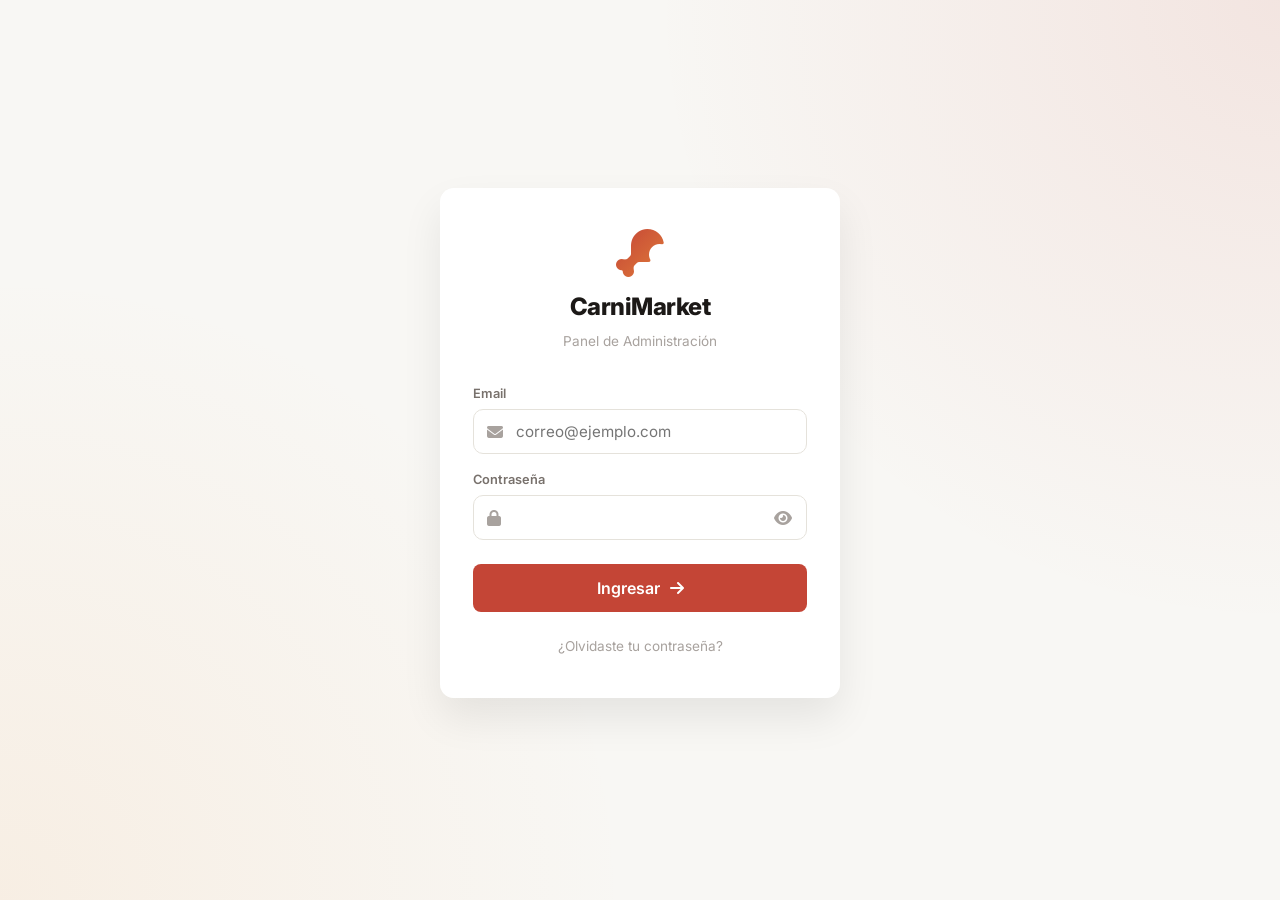
<file: templates/login.html>
<!DOCTYPE html>
<html lang="es">
<head>
  <meta charset="UTF-8">
  <meta name="viewport" content="width=device-width, initial-scale=1.0, maximum-scale=1.0, user-scalable=no">
  <meta name="theme-color" content="#f8f7f4">
  <title>CarniMarket — Login</title>
  <link rel="icon" href="data:image/svg+xml,<svg xmlns='http://www.w3.org/2000/svg' viewBox='0 0 100 100'><text y='.9em' font-size='90'>🥩</text></svg>">
  <link rel="stylesheet" href="https://cdnjs.cloudflare.com/ajax/libs/font-awesome/6.5.0/css/all.min.css">
  <link rel="stylesheet" href="/static/admin.css?v=11.4">
  <style>
    body {
      display: flex; align-items: center; justify-content: center;
      min-height: 100vh; background: var(--bg);
      background-image: radial-gradient(circle at top right, rgba(196,69,54,0.1) 0%, transparent 40%),
                        radial-gradient(circle at bottom left, rgba(240,160,80,0.1) 0%, transparent 40%);
      padding: 20px;
    }
    .login-wrapper { width: 100%; max-width: 400px; }
    .card {
      padding: 40px 32px;
      backdrop-filter: blur(10px); -webkit-backdrop-filter: blur(10px);
      background: rgba(255, 255, 255, 0.95);
      box-shadow: 0 20px 40px rgba(0,0,0,0.08);
      border: 1px solid rgba(255,255,255,0.5);
      transform: translateY(0); animation: floatUp 0.6s cubic-bezier(0.16, 1, 0.3, 1);
    }
    [data-theme="dark"] .card { background: rgba(26, 26, 26, 0.95); border-color: rgba(255,255,255,0.05); }
    @keyframes floatUp { from { opacity: 0; transform: translateY(20px); } to { opacity: 1; transform: translateY(0); } }
    
    .logo { text-align: center; margin-bottom: 32px; }
    .logo-icon {
      font-size: 3rem; background: var(--primary-gradient);
      -webkit-background-clip: text; -webkit-text-fill-color: transparent;
      margin-bottom: 12px; display: inline-block;
    }
    .logo h1 { font-size: 1.5rem; color: var(--text); font-weight: 800; letter-spacing: -0.5px; }
    .logo p { font-size: 0.85rem; color: var(--text-muted); margin-top: 6px; }
    
    .input-wrapper { position: relative; }
    .input-wrapper > i {
      position: absolute; left: 14px; top: 50%; transform: translateY(-50%);
      color: var(--text-muted); font-size: 1rem; transition: var(--transition);
      pointer-events: none;
    }
    .form-group input { padding-left: 42px; }
    .form-group input:focus + i, .form-group input:focus ~ i { color: var(--primary); }
    
    .password-toggle {
      position: absolute; right: 10px; top: 50%; transform: translateY(-50%);
      background: none; border: none; color: var(--text-muted);
      cursor: pointer; padding: 5px; font-size: 1rem;
      display: flex; align-items: center; justify-content: center;
      width: auto; height: auto; margin-top: 0;
    }
    .password-toggle:hover { color: var(--text); }
    
    button { width: 100%; height: 48px; margin-top: 8px; font-size: 1rem; }
    
    .forgot-link {
      text-align: center; margin-top: 24px; font-size: 0.85rem;
    }
    .forgot-link a { color: var(--text-muted); text-decoration: none; transition: var(--transition); }
    .forgot-link a:hover { color: var(--primary); }
    
    #recuperar {
      margin-top: 24px; padding-top: 24px; border-top: 1px solid var(--border);
      display: none; animation: fadeIn 0.3s ease;
    }
  </style>
</head>
<body>
  
  <div class="toast-container" id="toast-container"></div>

  <div class="login-wrapper">
    <div class="card">
      <div class="logo">
        <i class="fas fa-drumstick-bite logo-icon"></i>
        <h1>CarniMarket</h1>
        <p>Panel de Administración</p>
      </div>
      
      <div class="form-group">
        <label>Email</label>
        <div class="input-wrapper">
          <input type="email" id="email" placeholder="correo@ejemplo.com" autocomplete="email">
          <i class="fas fa-envelope"></i>
        </div>
      </div>
      
      <div class="form-group">
        <label>Contraseña</label>
        <div class="input-wrapper">
          <input type="password" id="password" autocomplete="current-password">
          <i class="fas fa-lock"></i>
          <button type="button" class="password-toggle" onclick="togglePassword('password', this)">
            <i class="fas fa-eye"></i>
          </button>
        </div>
      </div>
      
      <button onclick="login()" id="btn-login">Ingresar <i class="fas fa-arrow-right" style="margin-left:4px"></i></button>
      
      <div class="forgot-link">
        <a href="#" onclick="showRecuperar(); return false;">¿Olvidaste tu contraseña?</a>
      </div>
      
      <div id="recuperar">
        <h3 style="font-size:1rem; margin-bottom:12px;"><i class="fas fa-key"></i> Recuperar acceso</h3>
        <div class="form-group">
          <div class="input-wrapper">
            <input type="email" id="email-recuperar" placeholder="Tu email registrado">
            <i class="fas fa-at"></i>
          </div>
        </div>
        <button onclick="recuperarContrasena()" class="btn-secondary" id="btn-recover" style="width:100%">Enviar enlace</button>
      </div>
    </div>
  </div>

<script>
    // Theme init from admin.css logic
    (function() {
        if (localStorage.getItem('cm-theme') === 'dark') {
            document.documentElement.setAttribute('data-theme', 'dark');
        }
    })();

    function showToast(message, type = 'info') {
        const container = document.getElementById('toast-container');
        if (!container) return;
        const icons = { success:'fa-check-circle', error:'fa-times-circle', warning:'fa-exclamation-triangle', info:'fa-info-circle' };
        const toast = document.createElement('div');
        toast.className = 'toast ' + type;
        toast.innerHTML = `<i class="fas ${icons[type]}"></i><span>${message}</span><div class="toast-progress"></div>`;
        container.appendChild(toast);
        setTimeout(() => { toast.style.animation = 'toastOut .3s ease forwards'; setTimeout(() => toast.remove(), 300); }, 3500);
    }

    function togglePassword(inputId, btn) {
        const input = document.getElementById(inputId);
        const icon = btn.querySelector('i');
        if (input.type === 'password') {
            input.type = 'text';
            icon.className = 'fas fa-eye-slash';
        } else {
            input.type = 'password';
            icon.className = 'fas fa-eye';
        }
    }

    async function login() {
      const email = document.getElementById("email").value;
      const password = document.getElementById("password").value;
      const btn = document.getElementById("btn-login");
      
      if (!email || !password) {
          showToast("Ingresa email y contraseña", "warning");
          return;
      }

      btn.innerHTML = '<i class="fas fa-spinner fa-spin"></i> Conectando...';
      btn.disabled = true;

      try {
          const res = await fetch("/auth/login", {
            method: "POST",
            headers: {"Content-Type": "application/json"},
            body: JSON.stringify({email, password})
          });

          const data = await res.json();

          if (data.token) {
            window.location.href = "/carniceria";
          } else {
            showToast("Email o contraseña incorrectos", "error");
          }
      } catch(e) {
          showToast("Error de conexión al servidor", "error");
      } finally {
          btn.innerHTML = 'Ingresar <i class="fas fa-arrow-right" style="margin-left:4px"></i>';
          btn.disabled = false;
      }
    }

    document.addEventListener("keydown", e => {
      if (e.key === "Enter") {
          if (document.getElementById("recuperar").style.display === "block" && document.activeElement.id === "email-recuperar") {
              recuperarContrasena();
          } else {
              login();
          }
      }
    });

    function showRecuperar() {
        document.getElementById("recuperar").style.display = "block";
        document.getElementById("email-recuperar").focus();
    }

    async function recuperarContrasena() {
        const email = document.getElementById("email-recuperar").value;
        const btn = document.getElementById("btn-recover");
        
        if (!email) { showToast("Ingresa tu email", "warning"); return; }
        
        btn.innerHTML = '<i class="fas fa-spinner fa-spin"></i> Enviando...';
        btn.disabled = true;
        
        try {
            await fetch("/auth/recuperar", {
                method: "POST",
                headers: {"Content-Type": "application/json"},
                body: JSON.stringify({email})
            });
            
            showToast("Si el correo existe, recibirás instrucciones", "success");
            setTimeout(() => { document.getElementById("recuperar").style.display = "none"; }, 3000);
        } catch(e) {
            showToast("Error de conexión", "error");
        } finally {
            btn.innerHTML = 'Enviar enlace';
            btn.disabled = false;
        }
    }
</script>
</body>
</html>
</file>
<file: static/admin.css>
/* ===== GOOGLE FONTS ===== */
@import url('https://fonts.googleapis.com/css2?family=Inter:wght@400;500;600;700;800;900&display=swap');

/* ===== DESIGN TOKENS ===== */
:root {
    /* Brand palette — warm terracotta/amber */
    --primary: #c44536;
    --primary-light: #e85d4a;
    --primary-dark: #992d22;
    --primary-gradient: linear-gradient(135deg, #c44536 0%, #e07b3a 100%);

    --accent: #f0a050;
    --accent-light: #ffd9a0;

    /* Semantic */
    --success: #22c55e;
    --success-bg: #dcfce7;
    --warning: #f59e0b;
    --warning-bg: #fef3c7;
    --danger: #ef4444;
    --danger-bg: #fee2e2;
    --info: #06b6d4;
    --info-bg: #cffafe;

    /* Neutrals */
    --bg: #f8f7f4;
    --bg-card: #ffffff;
    --bg-elevated: #ffffff;
    --surface: #f1f0ec;
    --border: #e5e2db;
    --border-light: #f0ede6;

    --text: #1c1917;
    --text-secondary: #78716c;
    --text-muted: #a8a29e;

    /* Shadows */
    --shadow-sm: 0 1px 2px rgba(28,25,23,0.05);
    --shadow: 0 2px 8px rgba(28,25,23,0.08);
    --shadow-md: 0 4px 16px rgba(28,25,23,0.1);
    --shadow-lg: 0 8px 32px rgba(28,25,23,0.12);
    --shadow-glow: 0 0 20px rgba(196,69,54,0.15);

    /* Layout */
    --radius: 14px;
    --radius-sm: 8px;
    --radius-lg: 20px;
    --header-h: 56px;
    --bottombar-h: 64px;
    --transition: 0.25s cubic-bezier(0.4,0,0.2,1);
}

/* Dark mode */
[data-theme="dark"] {
    --bg: #0f0f0f;
    --bg-card: #1a1a1a;
    --bg-elevated: #222222;
    --surface: #262626;
    --border: #333333;
    --border-light: #2a2a2a;
    --text: #f5f5f4;
    --text-secondary: #a8a29e;
    --text-muted: #78716c;
    --shadow-sm: 0 1px 2px rgba(0,0,0,0.2);
    --shadow: 0 2px 8px rgba(0,0,0,0.25);
    --shadow-md: 0 4px 16px rgba(0,0,0,0.3);
    --shadow-lg: 0 8px 32px rgba(0,0,0,0.4);
}

/* ===== RESET ===== */
*, *::before, *::after { margin:0; padding:0; box-sizing:border-box; -webkit-tap-highlight-color:transparent; }
html { font-size:16px; scroll-behavior:smooth; }
body {
    font-family:'Inter',system-ui,-apple-system,sans-serif;
    background:var(--bg);
    color:var(--text);
    line-height:1.5;
    min-height:100vh;
    -webkit-font-smoothing:antialiased;
    padding-bottom:0;
}

/* ===== HEADER ===== */
header {
    background:var(--bg-card);
    border-bottom:1px solid var(--border);
    position:sticky; top:0; z-index:100;
    box-shadow:var(--shadow-sm);
}
[data-theme="dark"] header { background:#141414; }

header .logo { padding:12px 16px; display:flex; align-items:center; justify-content:space-between; gap:10px; }
header h1 {
    font-size:1.15rem; font-weight:800;
    display:flex; align-items:center; gap:8px;
    background:var(--primary-gradient); -webkit-background-clip:text; -webkit-text-fill-color:transparent;
    background-clip:text; white-space:nowrap; min-width:0; flex-shrink:1;
}
.header-right { display:flex; align-items:center; gap:8px; flex-shrink:0; }
.user-badge {
    display:flex; align-items:center; gap:8px;
    background:var(--surface); border-radius:99px; padding:6px 14px 6px 10px;
    font-size:.75rem; font-weight:600; color:var(--text-secondary);
}
.user-badge i { color:var(--primary); font-size:.85rem; }
.btn-icon {
    width:36px; height:36px; border-radius:10px;
    display:flex; align-items:center; justify-content:center;
    background:var(--surface); border:none; color:var(--text-secondary);
    cursor:pointer; font-size:.9rem; transition:var(--transition);
}
.btn-icon:hover { background:var(--border); color:var(--text); }

/* ===== DESKTOP TOP NAV ===== */
.nav-top {
    display:none; overflow-x:auto; gap:2px; padding:0 16px;
    scrollbar-width:none; -webkit-overflow-scrolling:touch;
}
.nav-top::-webkit-scrollbar { display:none; }

.nav-top button {
    flex:0 0 auto; background:transparent; border:none;
    color:var(--text-muted); padding:10px 14px; cursor:pointer;
    font-size:.78rem; font-weight:600; white-space:nowrap;
    transition:var(--transition); border-radius:var(--radius-sm) var(--radius-sm) 0 0;
    display:flex; align-items:center; gap:7px;
    border-bottom:2.5px solid transparent; font-family:inherit;
}
.nav-top button:hover { color:var(--text); background:var(--surface); }
.nav-top button.active { color:var(--primary); border-bottom-color:var(--primary); background:rgba(196,69,54,.06); }
.nav-top .nav-icon { font-size:.95rem; }
.nav-top .nav-text { font-size:.75rem; }

/* ===== BOTTOM TAB BAR (MOBILE) ===== */
.bottom-bar {
    position:fixed; bottom:0; left:0; right:0;
    background:var(--bg-card); border-top:1px solid var(--border);
    display:flex; justify-content:space-around; align-items:stretch;
    z-index:200; padding:4px 0 env(safe-area-inset-bottom,4px);
    box-shadow:0 -2px 10px rgba(0,0,0,.06);
}
[data-theme="dark"] .bottom-bar { background:#141414; }

.bottom-bar button {
    flex:1; display:flex; flex-direction:column; align-items:center; justify-content:center;
    gap:2px; padding:6px 4px; background:none; border:none;
    color:var(--text-muted); cursor:pointer; font-family:inherit;
    transition:var(--transition); position:relative; min-height:50px;
}
.bottom-bar button .nav-icon { font-size:1.15rem; transition:var(--transition); }
.bottom-bar button .nav-text { font-size:.6rem; font-weight:600; }
.bottom-bar button.active { color:var(--primary); }
.bottom-bar button.active .nav-icon { transform:scale(1.1); }

/* More menu */
.more-menu {
    position:fixed; bottom:calc(var(--bottombar-h) + 8px); right:12px;
    background:var(--bg-card); border:1px solid var(--border);
    border-radius:var(--radius); box-shadow:var(--shadow-lg);
    padding:6px; z-index:300; min-width:180px;
    display:none; animation:fadeScale .2s ease;
}
.more-menu.open { display:block; }
.more-menu button {
    width:100%; display:flex; align-items:center; gap:10px;
    padding:12px 14px; background:none; border:none;
    color:var(--text); font-size:.85rem; font-weight:500;
    border-radius:var(--radius-sm); cursor:pointer; font-family:inherit;
    transition:var(--transition);
}
.more-menu button:hover { background:var(--surface); }
.more-menu button .nav-icon { font-size:1rem; width:20px; text-align:center; }

@keyframes fadeScale {
    from { opacity:0; transform:translateY(8px) scale(.95); }
    to { opacity:1; transform:translateY(0) scale(1); }
}

/* ===== CONTAINER ===== */
.container { padding:16px; max-width:1200px; margin:0 auto; }

/* ===== CARDS ===== */
.card {
    background:var(--bg-card); border-radius:var(--radius);
    box-shadow:var(--shadow); padding:16px; margin-bottom:14px;
    border:1px solid var(--border-light); transition:var(--transition);
}
.card:hover { box-shadow:var(--shadow-md); }

.card-header {
    display:flex; flex-wrap:wrap; justify-content:space-between;
    align-items:center; gap:10px; margin-bottom:14px;
    padding-bottom:10px; border-bottom:1px solid var(--border-light);
}
.card-header h2 {
    font-size:.95rem; font-weight:700; color:var(--text);
    display:flex; align-items:center; gap:8px;
}

/* ===== STAT CARDS ===== */
.stat-grid {
    display:grid; grid-template-columns:repeat(5,1fr);
    gap:10px; margin-bottom:16px;
}
.stat {
    background:var(--bg-card); padding:14px 12px;
    border-radius:var(--radius); box-shadow:var(--shadow);
    border:1px solid var(--border-light); text-align:center;
    position:relative; overflow:hidden; transition:var(--transition);
}
.stat:hover { transform:translateY(-2px); box-shadow:var(--shadow-md); }
.stat::before {
    content:''; position:absolute; top:0; left:0; right:0; height:3px;
    background:var(--primary-gradient); border-radius:var(--radius) var(--radius) 0 0;
}
.stat.green::before { background:linear-gradient(90deg,#22c55e,#4ade80); }
.stat.amber::before { background:linear-gradient(90deg,#f59e0b,#fbbf24); }
.stat.red::before { background:linear-gradient(90deg,#ef4444,#f87171); }
.stat.cyan::before { background:linear-gradient(90deg,#06b6d4,#22d3ee); }

.stat .stat-icon {
    font-size:1.4rem; margin-bottom:4px; display:block;
    opacity:.25; position:absolute; top:10px; right:10px;
}
.stat .valor { font-size:1.1rem; font-weight:800; display:block; color:var(--text); }
.stat .label {
    color:var(--text-muted); font-size:.6rem; font-weight:700;
    text-transform:uppercase; letter-spacing:.5px; margin-top:2px;
}

/* ===== TABLES — DESKTOP ===== */
.table-responsive { overflow-x:auto; -webkit-overflow-scrolling:touch; position:relative; }
table { width:100%; border-collapse:collapse; font-size:.82rem; }
th {
    text-align:left; background:var(--surface); padding:10px 12px;
    font-size:.68rem; font-weight:700; text-transform:uppercase;
    color:var(--text-muted); white-space:nowrap; letter-spacing:.3px;
}
td {
    padding:12px; border-bottom:1px solid var(--border-light); white-space:nowrap;
    transition:background var(--transition);
}
tr:hover td { background:rgba(196,69,54,.02); }
tr:last-child td { border-bottom:none; }

/* ===== BUTTONS ===== */
button, .btn-primary {
    background:var(--primary); color:#fff; border:none;
    border-radius:var(--radius-sm); padding:10px 18px;
    font-size:.85rem; font-weight:600; cursor:pointer;
    transition:var(--transition); display:inline-flex;
    align-items:center; justify-content:center; gap:6px;
    min-height:44px; font-family:inherit; position:relative; overflow:hidden;
}
.btn-primary:hover { background:var(--primary-dark); transform:translateY(-1px); box-shadow:var(--shadow-glow); }
.btn-primary:active { transform:translateY(0); }
.btn-primary:disabled { opacity:.5; cursor:not-allowed; transform:none; }

.btn-secondary { background:var(--surface); color:var(--text); border:1px solid var(--border); }
.btn-secondary:hover { background:var(--border); transform:translateY(-1px); }

.btn-green { background:var(--success); color:#fff; border-radius:var(--radius-sm); padding:8px 12px; font-size:.75rem; font-weight:700; text-decoration:none; display:inline-flex; align-items:center; gap:4px; }

.btn-wa {
    background:#25D366; color:#fff; border-radius:var(--radius-sm);
    padding:8px 12px; font-size:.72rem; font-weight:700;
    text-decoration:none; display:inline-flex; align-items:center; gap:5px;
}
.btn-cal {
    background:var(--info); color:#fff; border-radius:var(--radius-sm);
    padding:8px 12px; font-size:.75rem; font-weight:600;
    text-decoration:none; display:inline-flex; align-items:center; gap:5px;
}

/* Table action buttons */
td .btn-primary { padding:8px 12px; font-size:.78rem; margin:2px; border-radius:6px; }
td select {
    padding:8px; font-size:.8rem; border-radius:6px;
    border:1px solid var(--border); background:var(--bg-card); color:var(--text);
    min-width:110px; font-family:inherit;
}
td select option { background:var(--bg-card); color:var(--text); }

/* ===== BADGES ===== */
.badge {
    padding:4px 10px; border-radius:99px; font-size:.65rem;
    font-weight:700; text-transform:uppercase; display:inline-block;
    letter-spacing:.3px;
}
.badge.pagado { background:var(--success-bg); color:#166534; }
.badge.debe { background:var(--danger-bg); color:#991b1b; }
.badge.encargado { background:var(--warning-bg); color:#92400e; }
.badge.admin { background:var(--primary-gradient); color:#fff; }
.badge.dueno { background:linear-gradient(135deg,#7c3aed,#a855f7); color:#fff; }
.badge.empleado { background:linear-gradient(135deg,#2563eb,#3b82f6); color:#fff; }

.tag-rojo {
    background:var(--danger); color:#fff; padding:3px 8px;
    border-radius:6px; font-weight:700; font-size:.7rem;
}

/* ===== MODALS ===== */
.modal-overlay {
    position:fixed; inset:0; background:rgba(0,0,0,.45);
    backdrop-filter:blur(8px); -webkit-backdrop-filter:blur(8px);
    display:none; justify-content:center; align-items:center; z-index:1000;
}
.modal-overlay.open { display:flex; }

.modal {
    background:var(--bg-card); width:90%; max-width:460px;
    max-height:90vh; border-radius:var(--radius-lg);
    padding:28px 24px; overflow-y:auto;
    animation:modalIn .3s ease; box-shadow:var(--shadow-lg);
    border:1px solid var(--border-light);
}
@keyframes modalIn {
    from { opacity:0; transform:scale(.92) translateY(20px); }
    to { opacity:1; transform:scale(1) translateY(0); }
}

.modal h3 {
    font-size:1.1rem; font-weight:700; margin-bottom:18px;
    color:var(--text); display:flex; align-items:center; gap:8px;
}
.modal-footer { display:flex; gap:12px; margin-top:22px; }
.modal-footer button { flex:1; }

.form-group { margin-bottom:16px; }
.form-group label {
    display:block; font-size:.8rem; font-weight:600;
    margin-bottom:6px; color:var(--text-secondary);
}
.form-group input, .form-group select {
    width:100%; padding:12px 14px; border:1.5px solid var(--border);
    border-radius:10px; font-size:.95rem; background:var(--bg-card);
    font-family:inherit; transition:var(--transition); color:var(--text);
}
.form-group input:focus, .form-group select:focus {
    outline:none; border-color:var(--primary);
    box-shadow:0 0 0 3px rgba(196,69,54,.12);
}
.form-group input[readonly] { background:var(--surface); color:var(--text-muted); }

/* ===== FILTERS ===== */
.filtros-fechas { display:flex; flex-wrap:wrap; gap:12px; margin-bottom:16px; }
.filtro-grupo { flex:1; min-width:130px; }
.filtro-grupo label {
    font-size:.7rem; font-weight:700; text-transform:uppercase;
    color:var(--text-muted); margin-bottom:4px; display:block; letter-spacing:.3px;
}
.filtro-grupo input, .filtro-grupo select {
    width:100%; padding:10px 12px; border:1.5px solid var(--border);
    border-radius:var(--radius-sm); font-size:.85rem; background:var(--bg-card);
    font-family:inherit; color:var(--text);
}

/* ===== ALERTS ===== */
.alerta-item {
    padding:12px; border-bottom:1px solid var(--border-light);
    display:flex; justify-content:space-between; align-items:center;
    transition:background var(--transition);
}
.alerta-item:hover { background:var(--surface); }

/* ===== TOAST SYSTEM ===== */
.toast-container {
    position:fixed; top:16px; right:16px; z-index:9999;
    display:flex; flex-direction:column; gap:8px; pointer-events:none;
}
.toast {
    pointer-events:auto; padding:14px 18px; border-radius:var(--radius);
    font-size:.85rem; font-weight:500; color:#fff; display:flex; align-items:center; gap:10px;
    box-shadow:var(--shadow-lg); animation:toastIn .35s ease;
    max-width:380px; font-family:inherit; min-width:260px;
    position:relative; overflow:hidden;
}
.toast.success { background:#16a34a; }
.toast.error { background:#dc2626; }
.toast.warning { background:#d97706; }
.toast.info { background:#0891b2; }
.toast .toast-progress {
    position:absolute; bottom:0; left:0; height:3px;
    background:rgba(255,255,255,.35); border-radius:0 0 var(--radius) var(--radius);
    animation:toastProgress 3.5s linear forwards;
}
.toast i { font-size:1rem; }
@keyframes toastIn { from { opacity:0; transform:translateX(40px); } to { opacity:1; transform:translateX(0); } }
@keyframes toastOut { from { opacity:1; transform:translateX(0); } to { opacity:0; transform:translateX(40px); } }
@keyframes toastProgress { from { width:100%; } to { width:0; } }

/* ===== CONFIRM DIALOG ===== */
.confirm-overlay {
    position:fixed; inset:0; background:rgba(0,0,0,.5);
    backdrop-filter:blur(6px); display:flex; align-items:center;
    justify-content:center; z-index:2000; animation:fadeIn .2s ease;
}
.confirm-box {
    background:var(--bg-card); border-radius:var(--radius-lg);
    padding:28px; max-width:360px; width:90%; text-align:center;
    box-shadow:var(--shadow-lg); animation:modalIn .25s ease;
}
.confirm-box .confirm-icon { font-size:2.5rem; margin-bottom:12px; }
.confirm-box h4 { font-size:1rem; font-weight:700; margin-bottom:8px; }
.confirm-box p { font-size:.85rem; color:var(--text-secondary); margin-bottom:20px; }
.confirm-box .confirm-actions { display:flex; gap:10px; }
.confirm-box .confirm-actions button { flex:1; }

/* ===== SKELETON LOADING ===== */
.skeleton {
    background:linear-gradient(90deg,var(--surface) 25%,var(--border-light) 50%,var(--surface) 75%);
    background-size:200% 100%; animation:shimmer 1.5s infinite; border-radius:var(--radius-sm);
}
@keyframes shimmer { 0%{background-position:200% 0} 100%{background-position:-200% 0} }
.skeleton-row { height:52px; margin-bottom:8px; border-radius:var(--radius-sm); }
.skeleton-stat { height:80px; border-radius:var(--radius); }

/* ===== EMPTY STATE ===== */
.empty-state {
    text-align:center; padding:40px 20px; color:var(--text-muted);
}
.empty-state i { font-size:2.5rem; margin-bottom:12px; display:block; opacity:.4; }
.empty-state p { font-size:.9rem; font-weight:500; }

/* ===== DOS COLUMNAS ===== */
.dos-col { display:grid; grid-template-columns:1fr 1fr; gap:14px; }

/* ===== TABS ===== */
.tab { display:none; animation:fadeIn .3s ease; }
.tab.active { display:block; }
@keyframes fadeIn { from{opacity:0} to{opacity:1} }

/* ===== SCROLLBAR ===== */
::-webkit-scrollbar { width:5px; height:5px; }
::-webkit-scrollbar-track { background:var(--surface); }
::-webkit-scrollbar-thumb { background:var(--text-muted); border-radius:3px; }
::-webkit-scrollbar-thumb:hover { background:var(--text-secondary); }

/* ===== ACCIONES (flex container for card-header buttons) ===== */
.acciones { display:flex; align-items:center; gap:8px; }

/* =========================================
   RESPONSIVE
   ========================================= */

/* Mobile: show bottom bar, hide top nav */
@media (max-width:768px) {
    body { padding-bottom:calc(var(--bottombar-h) + 8px); }
    .nav-top { display:none !important; }
    .bottom-bar { display:flex; }

    .stat-grid { grid-template-columns:repeat(2,1fr); gap:12px; margin-bottom: 20px; }
    /* Si hay un número impar de stats (ej: 5), el último ocupa todo el ancho */
    .stat-grid > :last-child:nth-child(odd) { grid-column: 1 / -1; }
    
    .dos-col { grid-template-columns:1fr; gap: 16px; }
    .card { padding:18px 16px; border-radius:16px; }
    .card-header h2 { font-size:1rem; }
    
    .filtros-fechas { margin-bottom: 20px; margin-top: 8px; }

    .modal { width:100%; max-width:100%; border-radius:var(--radius-lg) var(--radius-lg) 0 0; animation:slideUp .3s ease; }
    @keyframes slideUp { from{transform:translateY(100%)} to{transform:translateY(0)} }
    .modal-overlay { align-items:flex-end; }

    /* Card layout for tables */
    .table-responsive table { display:block; }
    .table-responsive thead { display:none; }
    .table-responsive { overflow:visible; }

    .table-responsive tbody { display:flex; flex-direction:column; gap:10px; width:100%; }
    .table-responsive tr {
        display:flex; flex-wrap:wrap; gap:6px 12px;
        background:var(--bg-card); border:1px solid var(--border-light);
        border-radius:var(--radius); padding:14px; box-shadow:var(--shadow-sm);
        position:relative;
    }
    .table-responsive td {
        white-space:normal; border:none; padding:0;
        font-size:.82rem; display:flex; flex-direction:column;
    }
    .table-responsive td::before {
        content:attr(data-label);
        font-size:.62rem; font-weight:700; text-transform:uppercase;
        color:var(--text-muted); letter-spacing:.3px; margin-bottom:2px;
    }
    .table-responsive td:empty { display:none; }

    /* Full width action cells */
    .table-responsive td[data-label="Acciones"],
    .table-responsive td[data-label="Acción"],
    .table-responsive td[data-label="WhatsApp"],
    .table-responsive td[data-label="Calendario"] {
        flex-basis:100%; display:flex; flex-direction:row;
        flex-wrap:wrap; gap:6px; margin-top:6px;
        padding-top:10px; border-top:1px solid var(--border-light);
    }
    .table-responsive td[data-label="Acciones"]::before,
    .table-responsive td[data-label="Acción"]::before,
    .table-responsive td[data-label="WhatsApp"]::before,
    .table-responsive td[data-label="Calendario"]::before { display:none; }

    .toast-container { top:auto; bottom:calc(var(--bottombar-h) + 12px); right:12px; left:12px; }
    .toast { max-width:100%; }
    .user-badge .user-name { display:none; }
}

/* Tablet */
@media (min-width:481px) and (max-width:768px) {
    .stat-grid { grid-template-columns:repeat(3,1fr); }
}

/* Desktop: show top nav, hide bottom bar */
@media (min-width:769px) {
    .bottom-bar, .more-menu { display:none !important; }
    .nav-top { display:flex; }

    header { display:flex; flex-wrap:wrap; align-items:center; padding:0 20px; }
    header .logo { flex:1 1 auto; border:none; padding:10px 0; min-width:0; }
    header h1 { flex-shrink:0; }
    .nav-top { flex:1 0 100%; order:2; padding:0; border-top:1px solid var(--border); }

    .container { padding:24px; }
    .stat-grid { grid-template-columns:repeat(auto-fit,minmax(180px,1fr)); }

    .modal-overlay { align-items:center; }
    .modal { border-radius:var(--radius-lg); animation:modalIn .3s ease; }
}
</file>
